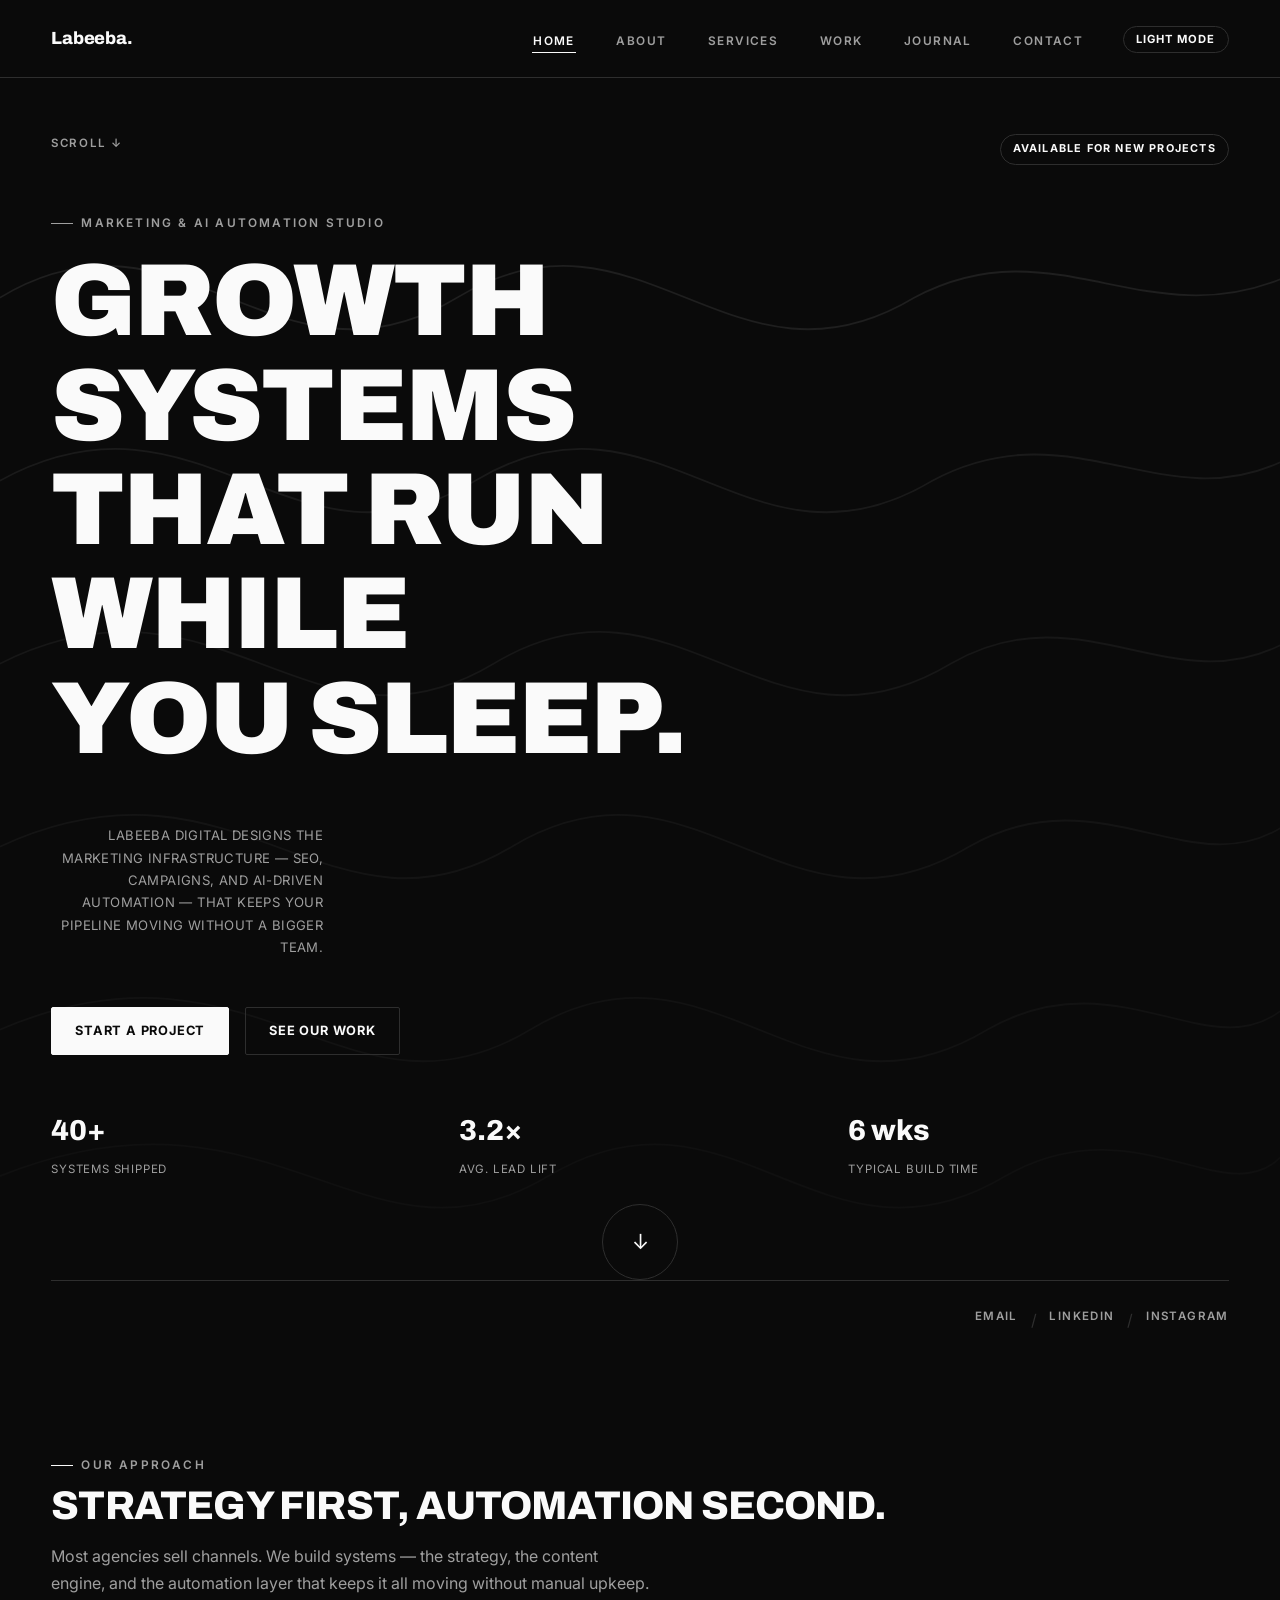
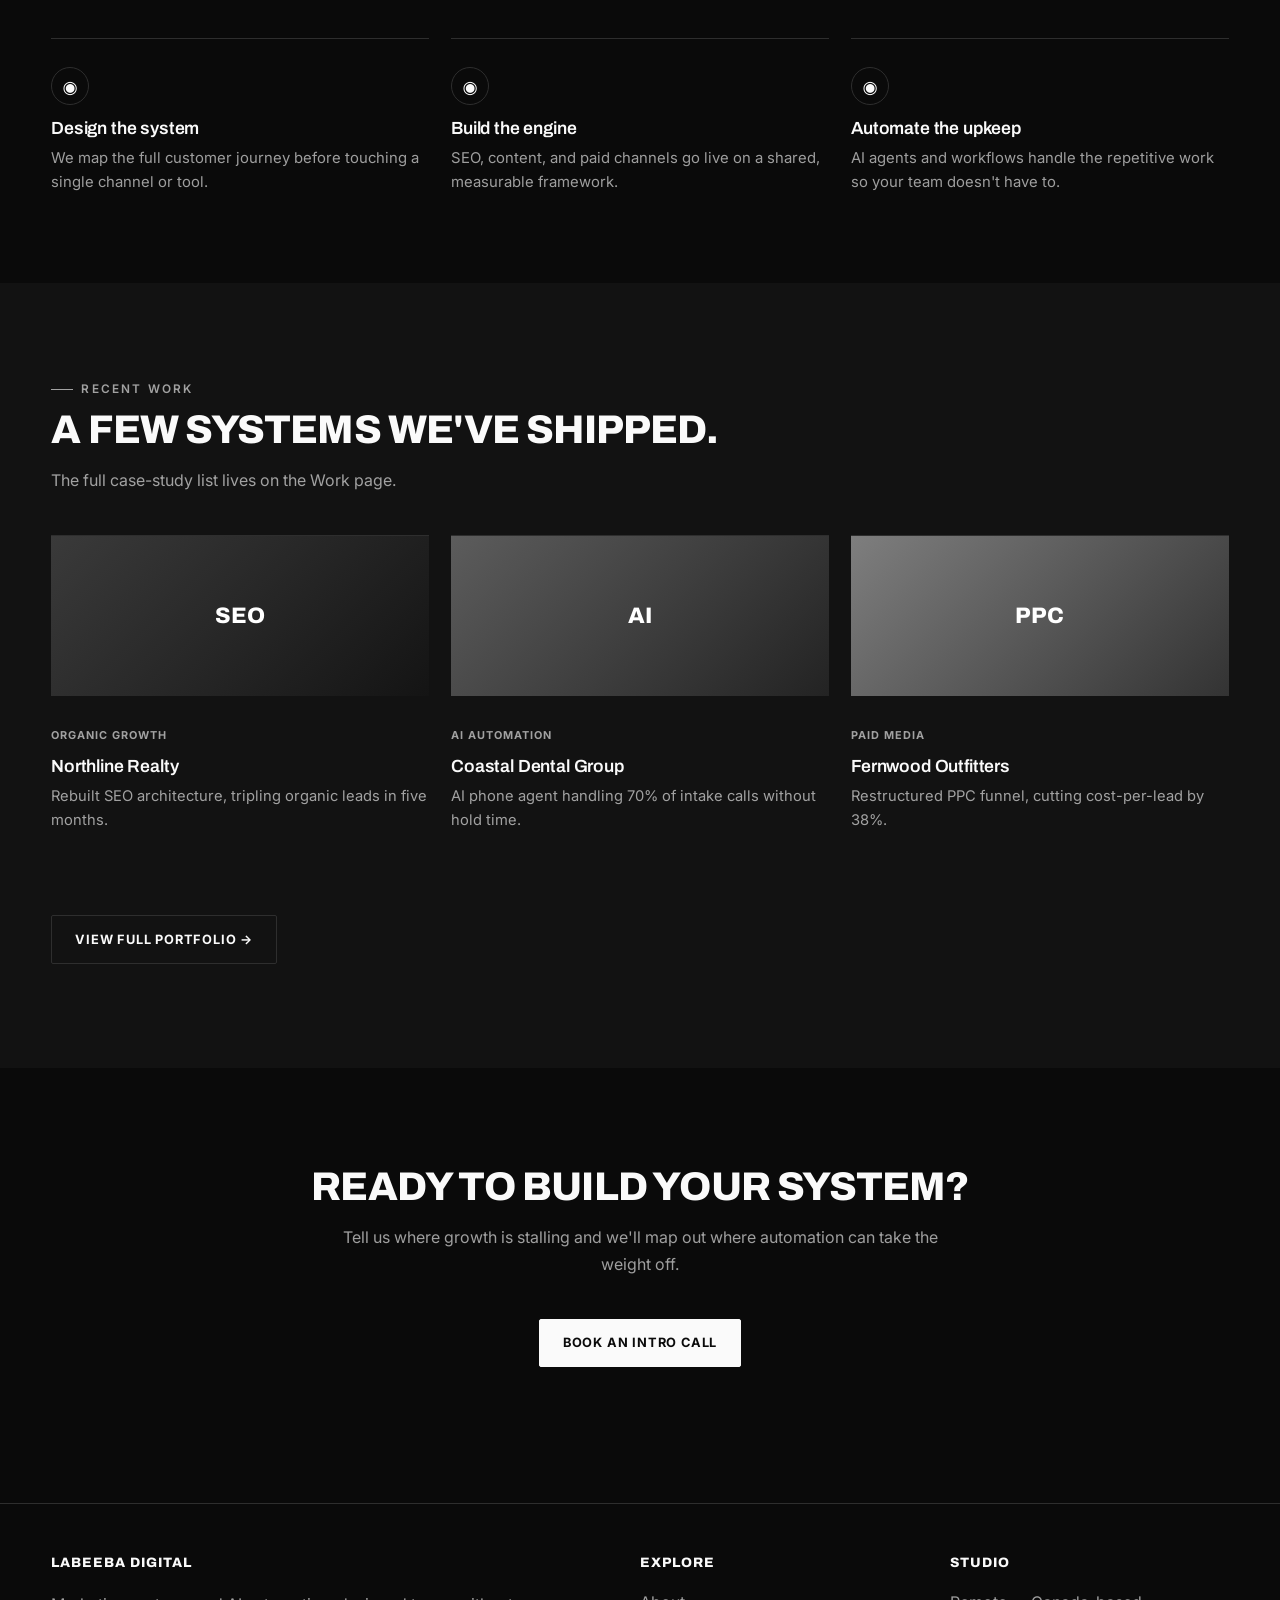
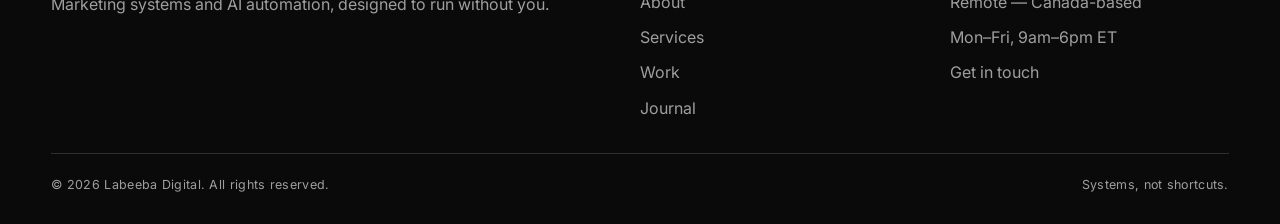
<file: index.html>
<!DOCTYPE html>
<html lang="en">
<head>
<meta charset="UTF-8">
<meta name="viewport" content="width=device-width, initial-scale=1.0">
<title>Labeeba Digital | Marketing Systems, Built to Run Themselves</title>
<meta name="description" content="Labeeba Digital designs marketing systems and AI automation for brands that want growth without the busywork.">
<link rel="stylesheet" href="css/style.css">
<style>
  .home-approach { display:grid; grid-template-columns: repeat(3,1fr); gap:1.4rem; }
  @media (max-width:860px){ .home-approach{ grid-template-columns:1fr; } }
</style>
</head>
<body>

<div id="header-placeholder"></div>

<main>

  <section class="hero" id="hero">
    <div class="hero-bg" aria-hidden="true">
      <svg viewBox="0 0 1400 700" preserveAspectRatio="none" xmlns="http://www.w3.org/2000/svg">
        <path d="M0,120 C200,60 300,180 500,120 C700,60 800,180 1000,120 C1150,80 1250,140 1400,110" fill="none" stroke="#808080" stroke-width="1" opacity="0.35"/>
        <path d="M0,220 C220,160 320,280 520,220 C720,160 820,280 1020,220 C1170,180 1270,240 1400,210" fill="none" stroke="#808080" stroke-width="1" opacity="0.28"/>
        <path d="M0,320 C240,260 340,380 540,320 C740,260 840,380 1040,320 C1180,280 1280,340 1400,310" fill="none" stroke="#808080" stroke-width="1" opacity="0.22"/>
        <path d="M0,420 C260,360 360,480 560,420 C760,360 860,480 1060,420 C1200,380 1300,440 1400,410" fill="none" stroke="#808080" stroke-width="1" opacity="0.18"/>
        <path d="M0,520 C280,460 380,580 580,520 C780,460 880,580 1080,520 C1220,480 1320,540 1400,510" fill="none" stroke="#808080" stroke-width="1" opacity="0.14"/>
        <path d="M0,600 C300,540 400,660 600,600 C800,540 900,660 1100,600 C1240,560 1340,620 1400,590" fill="none" stroke="#808080" stroke-width="1" opacity="0.10"/>
      </svg>
    </div>

    <div class="container hero-top">
      <span class="hero-scroll-label">Scroll &#8595;</span>
      <span class="hero-badge">Available for new projects</span>
    </div>

    <div class="container hero-inner">
      <div class="hero-headline">
        <span class="eyebrow" style="margin-bottom:1rem;">Marketing &amp; AI Automation Studio</span>
        <h1>Growth systems<br>that run <span class="accent">while<br>you sleep.</span></h1>
      </div>
      <div class="hero-details">
        <p class="lede">Labeeba Digital designs the marketing infrastructure &mdash; SEO, campaigns, and AI-driven automation &mdash; that keeps your pipeline moving without a bigger team.</p>
      </div>
    </div>

    <div class="container">
      <div class="hero-ctas">
        <a href="contact.html" class="btn btn-accent">Start a Project</a>
        <a href="products.html" class="btn btn-outline">See Our Work</a>
      </div>
      <div class="hero-stats">
        <div><strong>40+</strong><span>Systems shipped</span></div>
        <div><strong>3.2&times;</strong><span>Avg. lead lift</span></div>
        <div><strong>6 wks</strong><span>Typical build time</span></div>
      </div>
      <a href="#approach" class="hero-scroll-btn" aria-label="Scroll to next section">&#8595;</a>
    </div>

    <div class="container hero-bottom">
      <a href="mailto:hello@labeebadigital.com">Email</a>
      <span class="divider">/</span>
      <a href="https://linkedin.com" target="_blank" rel="noopener">LinkedIn</a>
      <span class="divider">/</span>
      <a href="https://instagram.com" target="_blank" rel="noopener">Instagram</a>
    </div>
  </section>

  <section id="approach">
    <div class="container">
      <span class="eyebrow violet">Our Approach</span>
      <h2 class="section-title">Strategy first, automation second.</h2>
      <p class="section-intro">Most agencies sell channels. We build systems &mdash; the strategy, the content engine, and the automation layer that keeps it all moving without manual upkeep.</p>
      <div class="home-approach">
        <div class="card">
          <div class="card-icon icon-violet">&#9673;</div>
          <h3>Design the system</h3>
          <p>We map the full customer journey before touching a single channel or tool.</p>
        </div>
        <div class="card">
          <div class="card-icon icon-coral">&#9673;</div>
          <h3>Build the engine</h3>
          <p>SEO, content, and paid channels go live on a shared, measurable framework.</p>
        </div>
        <div class="card">
          <div class="card-icon icon-gold">&#9673;</div>
          <h3>Automate the upkeep</h3>
          <p>AI agents and workflows handle the repetitive work so your team doesn't have to.</p>
        </div>
      </div>
    </div>
  </section>

  <section class="surface">
    <div class="container">
      <span class="eyebrow coral">Recent Work</span>
      <h2 class="section-title">A few systems we've shipped.</h2>
      <p class="section-intro">The full case-study list lives on the Work page.</p>
      <div class="grid grid-3">
        <div class="product-card">
          <div class="product-media" style="background:linear-gradient(135deg,#3A3A3A,#141414);color:#fff;">SEO</div>
          <div class="product-body">
            <span class="tag tag-violet">Organic Growth</span>
            <h3>Northline Realty</h3>
            <p>Rebuilt SEO architecture, tripling organic leads in five months.</p>
          </div>
        </div>
        <div class="product-card">
          <div class="product-media" style="background:linear-gradient(135deg,#5C5C5C,#232323);color:#fff;">AI</div>
          <div class="product-body">
            <span class="tag tag-coral">AI Automation</span>
            <h3>Coastal Dental Group</h3>
            <p>AI phone agent handling 70% of intake calls without hold time.</p>
          </div>
        </div>
        <div class="product-card">
          <div class="product-media" style="background:linear-gradient(135deg,#7E7E7E,#333333);color:#fff;">PPC</div>
          <div class="product-body">
            <span class="tag tag-gold">Paid Media</span>
            <h3>Fernwood Outfitters</h3>
            <p>Restructured PPC funnel, cutting cost-per-lead by 38%.</p>
          </div>
        </div>
      </div>
      <p style="margin-top:2.2rem;"><a href="products.html" class="btn btn-outline">View Full Portfolio &rarr;</a></p>
    </div>
  </section>

  <section style="text-align:center;">
    <div class="container">
      <h2 class="section-title">Ready to build your system?</h2>
      <p class="section-intro" style="margin-left:auto;margin-right:auto;">Tell us where growth is stalling and we'll map out where automation can take the weight off.</p>
      <a href="contact.html" class="btn btn-accent">Book an Intro Call</a>
    </div>
  </section>

</main>

<div id="footer-placeholder"></div>

<script src="js/theme.js"></script>
<script src="js/components.js"></script>
</body>
</html>
</file>
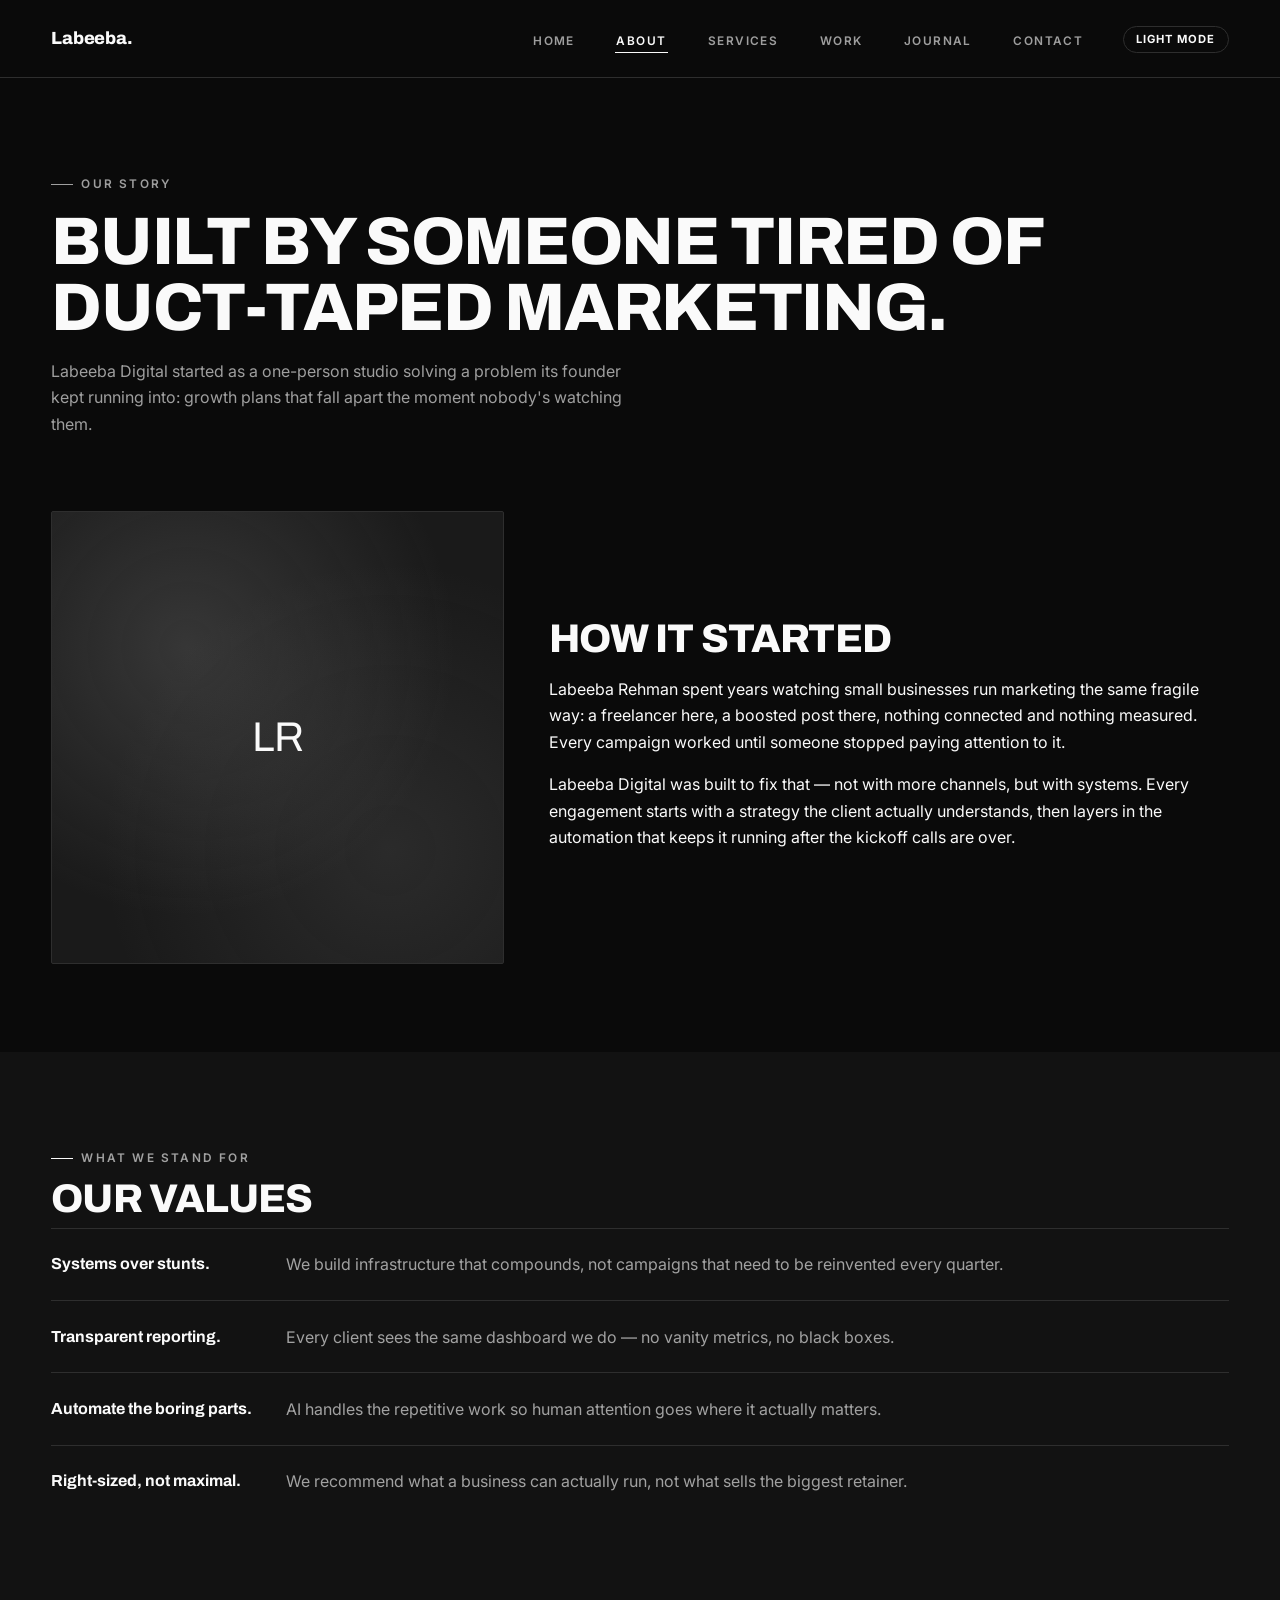
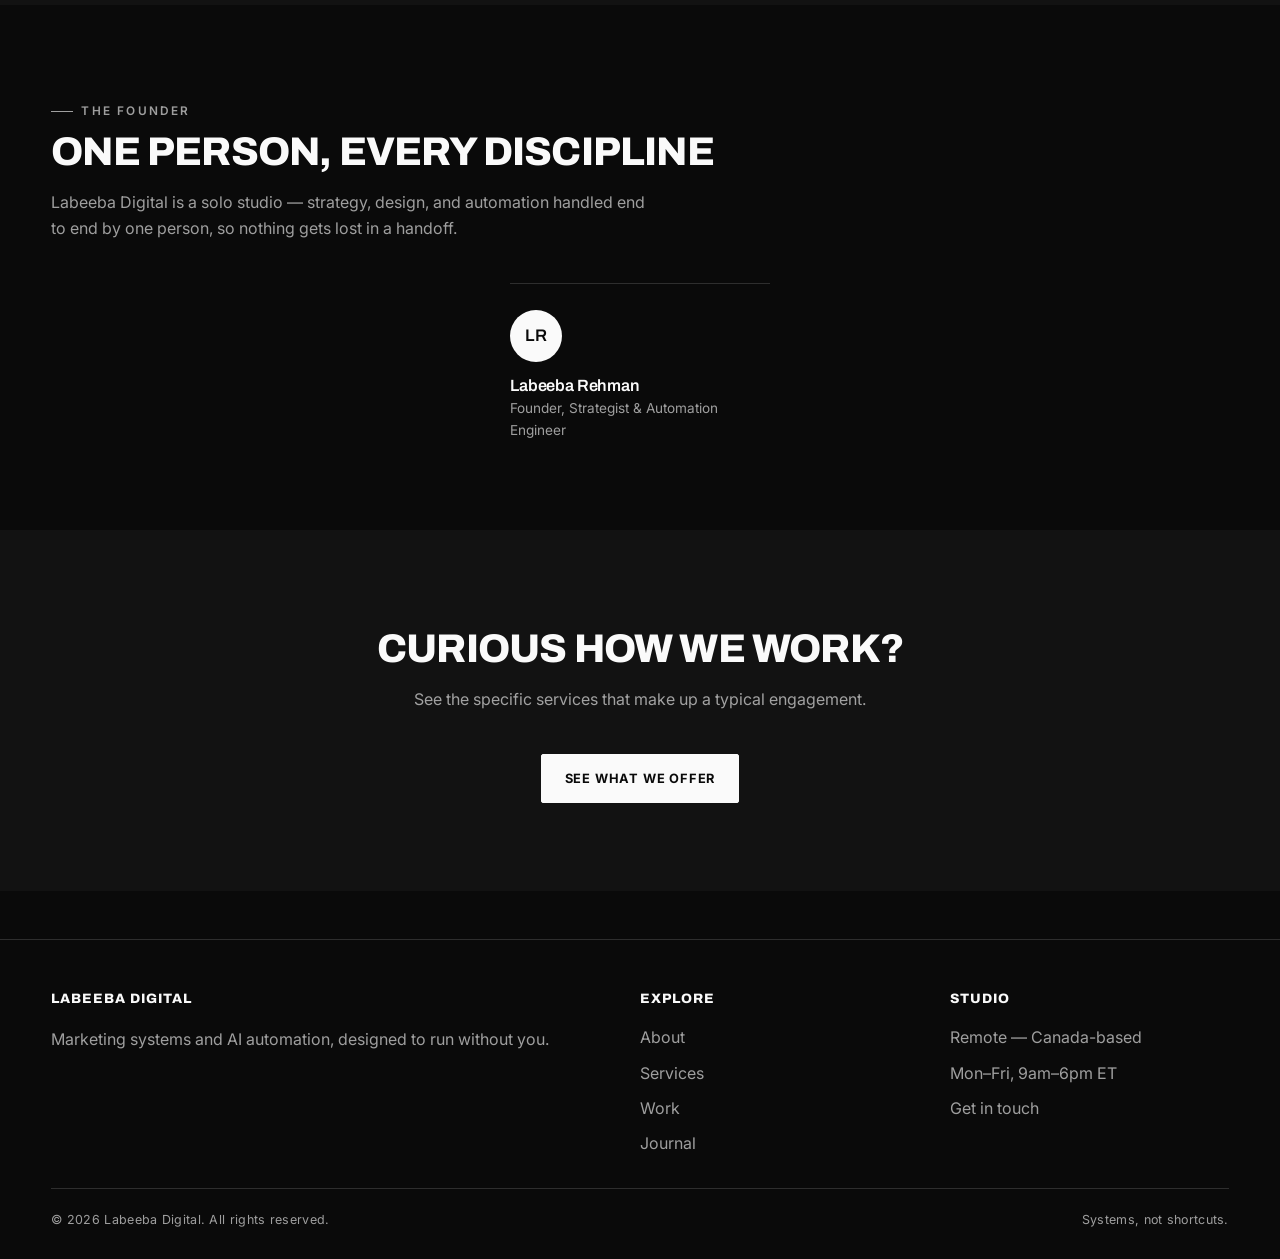
<file: about.html>
<!DOCTYPE html>
<html lang="en">
<head>
<meta charset="UTF-8">
<meta name="viewport" content="width=device-width, initial-scale=1.0">
<title>About Us | Labeeba Digital</title>
<link rel="stylesheet" href="css/style.css">
<style>
  .founder-block { display:grid; grid-template-columns: .8fr 1.2fr; gap: 2.8rem; align-items:center; }
  .founder-photo {
    aspect-ratio: 1/1;
    border-radius: var(--radius);
    background: radial-gradient(circle at 30% 30%, rgba(128,128,128,.28), transparent 60%),
                radial-gradient(circle at 75% 75%, rgba(128,128,128,.16), transparent 60%),
                var(--surface-2);
    border: 1px solid var(--line);
    display:flex; align-items:center; justify-content:center;
    font-family: var(--font-display);
    color: var(--paper);
    font-size: 2.6rem;
  }
  @media (max-width:860px){ .founder-block{ grid-template-columns: 1fr; } }
</style>
</head>
<body>

<div id="header-placeholder"></div>

<main>

  <section style="padding-bottom:2rem;">
    <div class="container">
      <span class="eyebrow">Our Story</span>
      <h1 style="margin:.9rem 0 1.1rem;font-size:clamp(2.4rem,6vw,4.2rem);line-height:.98;">Built by someone tired of duct-taped marketing.</h1>
      <p class="section-intro">Labeeba Digital started as a one-person studio solving a problem its founder kept running into: growth plans that fall apart the moment nobody's watching them.</p>
    </div>
  </section>

  <section style="padding-top:0;">
    <div class="container founder-block">
      <div class="founder-photo" aria-hidden="true">LR</div>
      <div>
        <h2 class="section-title">How it started</h2>
        <p>Labeeba Rehman spent years watching small businesses run marketing the same fragile way: a freelancer here, a boosted post there, nothing connected and nothing measured. Every campaign worked until someone stopped paying attention to it.</p>
        <p>Labeeba Digital was built to fix that &mdash; not with more channels, but with systems. Every engagement starts with a strategy the client actually understands, then layers in the automation that keeps it running after the kickoff calls are over.</p>
      </div>
    </div>
  </section>

  <section class="surface">
    <div class="container">
      <span class="eyebrow violet">What We Stand For</span>
      <h2 class="section-title">Our values</h2>
      <ul class="values-list">
        <li><strong>Systems over stunts.</strong> <span>We build infrastructure that compounds, not campaigns that need to be reinvented every quarter.</span></li>
        <li><strong>Transparent reporting.</strong> <span>Every client sees the same dashboard we do &mdash; no vanity metrics, no black boxes.</span></li>
        <li><strong>Automate the boring parts.</strong> <span>AI handles the repetitive work so human attention goes where it actually matters.</span></li>
        <li><strong>Right-sized, not maximal.</strong> <span>We recommend what a business can actually run, not what sells the biggest retainer.</span></li>
      </ul>
    </div>
  </section>

  <section>
    <div class="container">
      <span class="eyebrow coral">The Founder</span>
      <h2 class="section-title">One person, every discipline</h2>
      <p class="section-intro">Labeeba Digital is a solo studio &mdash; strategy, design, and automation handled end to end by one person, so nothing gets lost in a handoff.</p>
      <div class="team-grid" style="grid-template-columns: minmax(0,260px); justify-content:center;">
        <div class="team-card">
          <div class="team-avatar" style="background:var(--paper); color:var(--void); display:flex; align-items:center; justify-content:center; font-weight:600;">LR</div>
          <h3>Labeeba Rehman</h3>
          <p>Founder, Strategist &amp; Automation Engineer</p>
        </div>
      </div>
    </div>
  </section>

  <section class="surface" style="text-align:center;">
    <div class="container">
      <h2 class="section-title">Curious how we work?</h2>
      <p class="section-intro" style="margin-left:auto;margin-right:auto;">See the specific services that make up a typical engagement.</p>
      <a href="services.html" class="btn btn-accent">See What We Offer</a>
    </div>
  </section>

</main>

<div id="footer-placeholder"></div>

<script src="js/theme.js"></script>
<script src="js/components.js"></script>
</body>
</html>
</file>
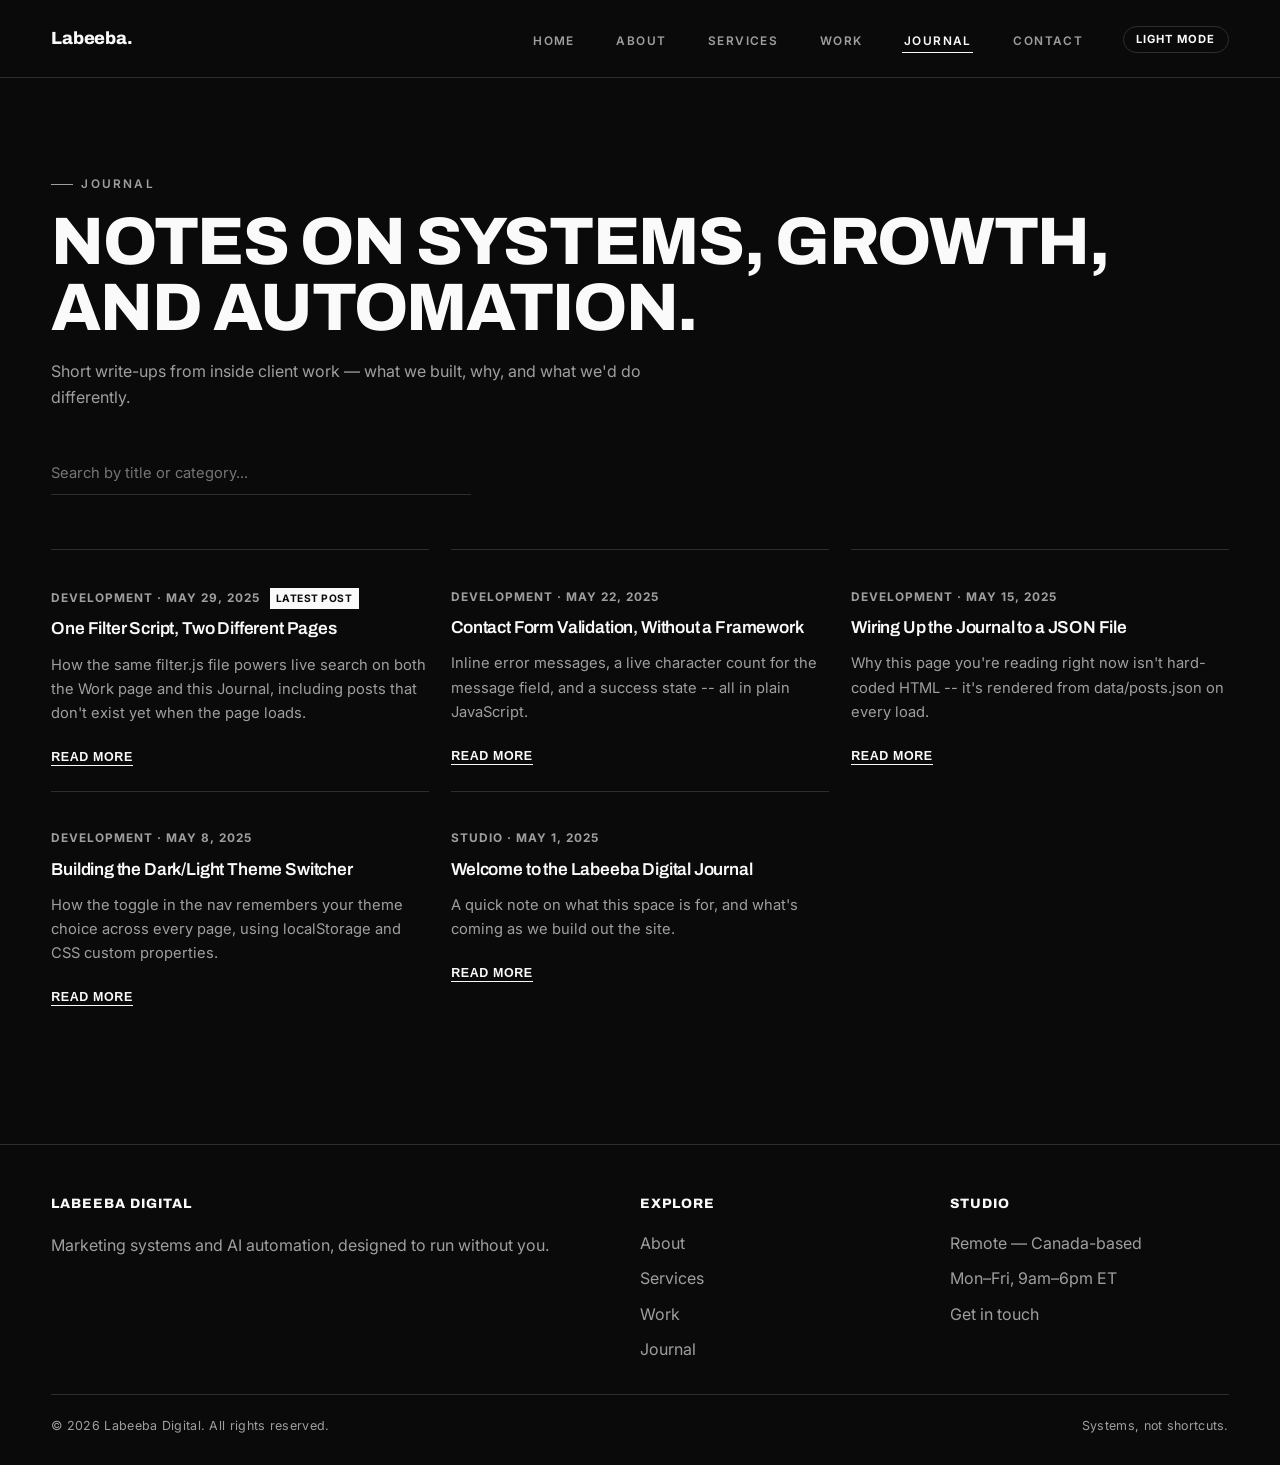
<file: blog.html>
<!DOCTYPE html>
<html lang="en">
<head>
<meta charset="UTF-8">
<meta name="viewport" content="width=device-width, initial-scale=1.0">
<title>Journal | Labeeba Digital</title>
<link rel="stylesheet" href="css/style.css">
<style>
  #blog-list { display:grid; grid-template-columns: repeat(3,1fr); gap:1.4rem; }
  @media (max-width:860px){ #blog-list{ grid-template-columns:1fr 1fr; } }
  @media (max-width:640px){ #blog-list{ grid-template-columns:1fr; } }
</style>
</head>
<body>

<div id="header-placeholder"></div>

<main>

  <section style="padding-bottom:1.2rem;">
    <div class="container">
      <span class="eyebrow">Journal</span>
      <h1 style="margin:.9rem 0 1.1rem;font-size:clamp(2.4rem,6vw,4.2rem);line-height:.98;">Notes on systems, growth, and automation.</h1>
      <p class="section-intro">Short write-ups from inside client work &mdash; what we built, why, and what we'd do differently.</p>
      <div class="filter-bar">
        <input
          type="text"
          id="filter-input"
          placeholder="Search by title or category..."
          data-card-selector=".post-card"
          data-title-selector="h3"
          data-category-selector=".post-meta"
          aria-label="Filter posts by title or category">
      </div>
    </div>
  </section>

  <section style="padding-top:0;">
    <div class="container">

      <!-- Populated by js/blog.js from data/posts.json -->
      <div id="blog-list"></div>
      <p id="no-results" class="no-results">No posts match that search. Try a different title or category.</p>

    </div>
  </section>

</main>

<div id="footer-placeholder"></div>

<script src="js/theme.js"></script>
<script src="js/components.js"></script>
<script src="js/filter.js"></script>
<script src="js/blog.js"></script>
</body>
</html>
</file>
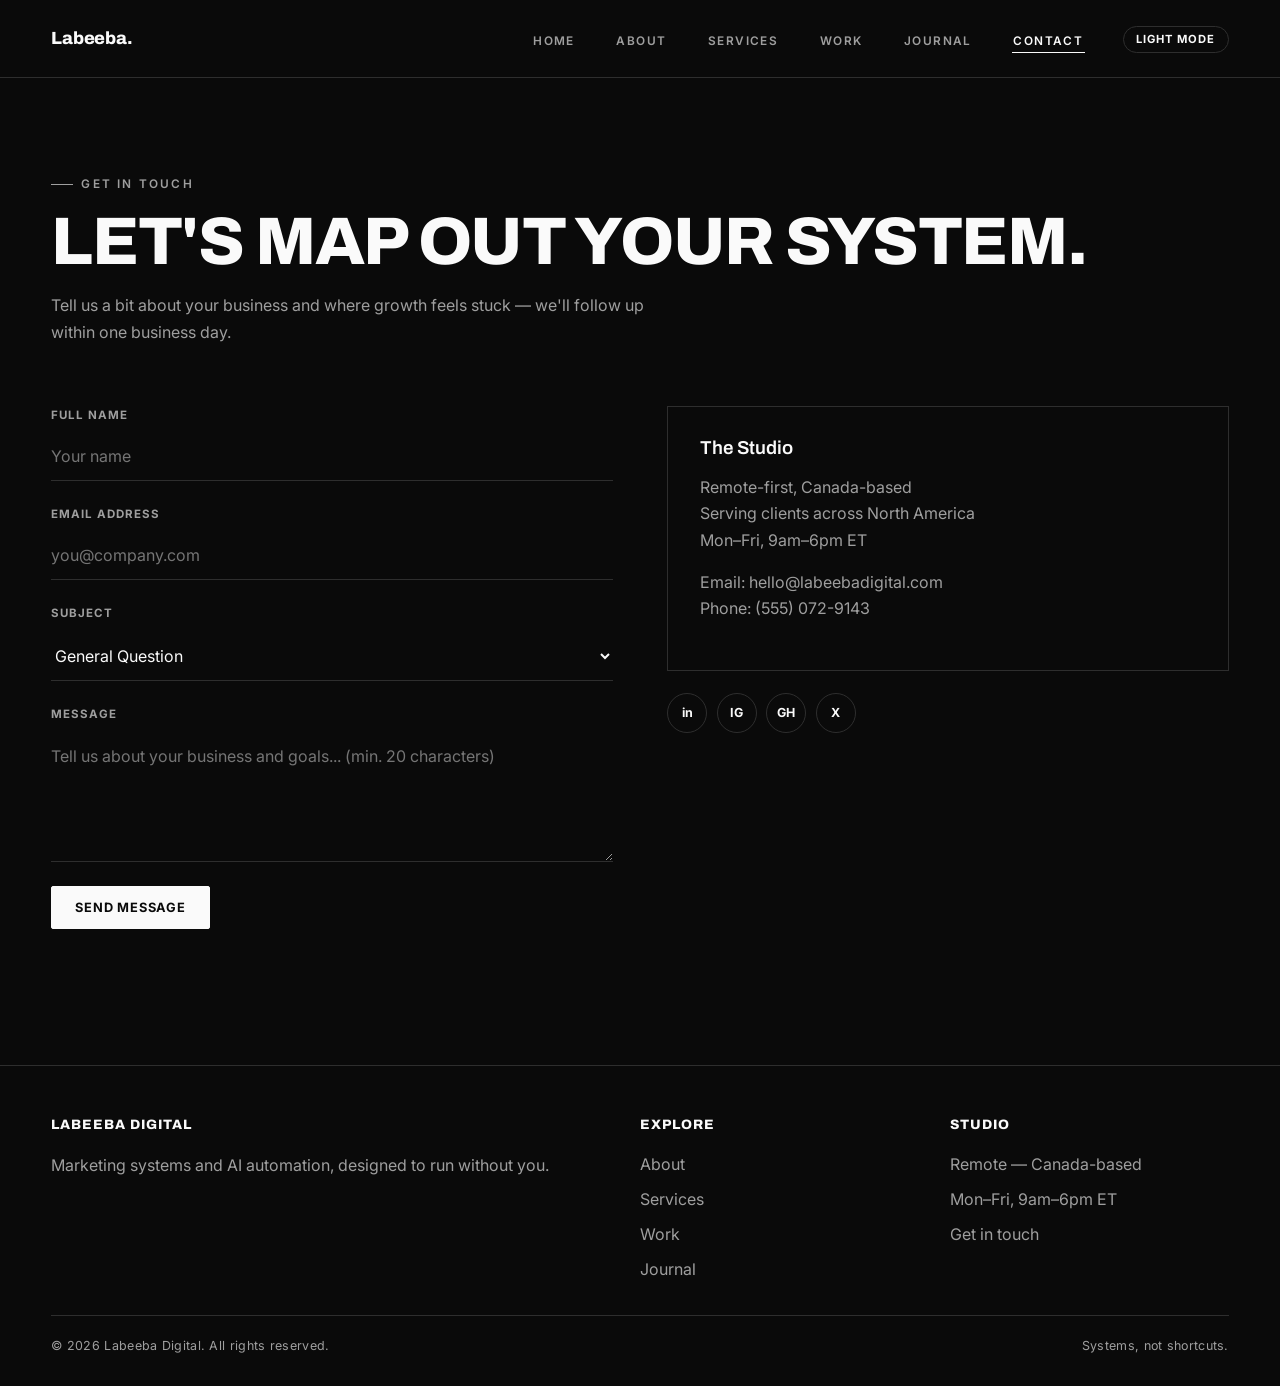
<file: contact.html>
<!DOCTYPE html>
<html lang="en">
<head>
<meta charset="UTF-8">
<meta name="viewport" content="width=device-width, initial-scale=1.0">
<title>Contact | Labeeba Digital</title>
<link rel="stylesheet" href="css/style.css">
</head>
<body>

<div id="header-placeholder"></div>

<main>

  <section style="padding-bottom:1.2rem;">
    <div class="container">
      <span class="eyebrow">Get In Touch</span>
      <h1 style="margin:.9rem 0 1.1rem;font-size:clamp(2.4rem,6vw,4.2rem);line-height:.98;">Let's map out your system.</h1>
      <p class="section-intro">Tell us a bit about your business and where growth feels stuck &mdash; we'll follow up within one business day.</p>
    </div>
  </section>

  <section style="padding-top:0;">
    <div class="container contact-wrap">

      <div class="contact-form-col">
      <!-- Contact form: name, email, subject, message (four input types) -->
      <form id="contact-form" action="#" method="post" novalidate>
        <div class="form-field">
          <label for="name">Full Name</label>
          <input type="text" id="name" name="name" placeholder="Your name">
          <span class="error-msg" id="name-error"></span>
        </div>
        <div class="form-field">
          <label for="email">Email Address</label>
          <input type="email" id="email" name="email" placeholder="you@company.com">
          <span class="error-msg" id="email-error"></span>
        </div>
        <div class="form-field">
          <label for="subject">Subject</label>
          <select id="subject" name="subject">
            <option value="general">General Question</option>
            <option value="project">New Project Inquiry</option>
            <option value="automation">Automation Consult</option>
            <option value="partnership">Partnership</option>
          </select>
        </div>
        <div class="form-field">
          <label for="message">Message</label>
          <textarea id="message" name="message" placeholder="Tell us about your business and goals... (min. 20 characters)"></textarea>
          <span class="error-msg" id="message-error"></span>
        </div>
        <button type="submit" class="btn btn-accent">Send Message</button>
      </form>

      <div id="form-success" class="form-success" hidden>
        <h3>Message sent.</h3>
        <p>Thanks for reaching out &mdash; we'll get back to you within one business day.</p>
      </div>
      </div>

      <div>
        <div class="info-card">
          <h3>The Studio</h3>
          <p>Remote-first, Canada-based<br>Serving clients across North America<br>Mon&ndash;Fri, 9am&ndash;6pm ET</p>
          <p>Email: hello@labeebadigital.com<br>Phone: (555) 072-9143</p>
        </div>
        <div class="social-row" aria-label="Social media links">
          <a href="https://linkedin.com" aria-label="LinkedIn" target="_blank" rel="noopener">in</a>
          <a href="https://instagram.com" aria-label="Instagram" target="_blank" rel="noopener">IG</a>
          <a href="https://github.com" aria-label="GitHub" target="_blank" rel="noopener">GH</a>
          <a href="https://x.com" aria-label="X" target="_blank" rel="noopener">X</a>
        </div>
      </div>

    </div>
  </section>

</main>

<div id="footer-placeholder"></div>

<script src="js/theme.js"></script>
<script src="js/components.js"></script>
<script src="js/validate.js"></script>
</body>
</html>
</file>
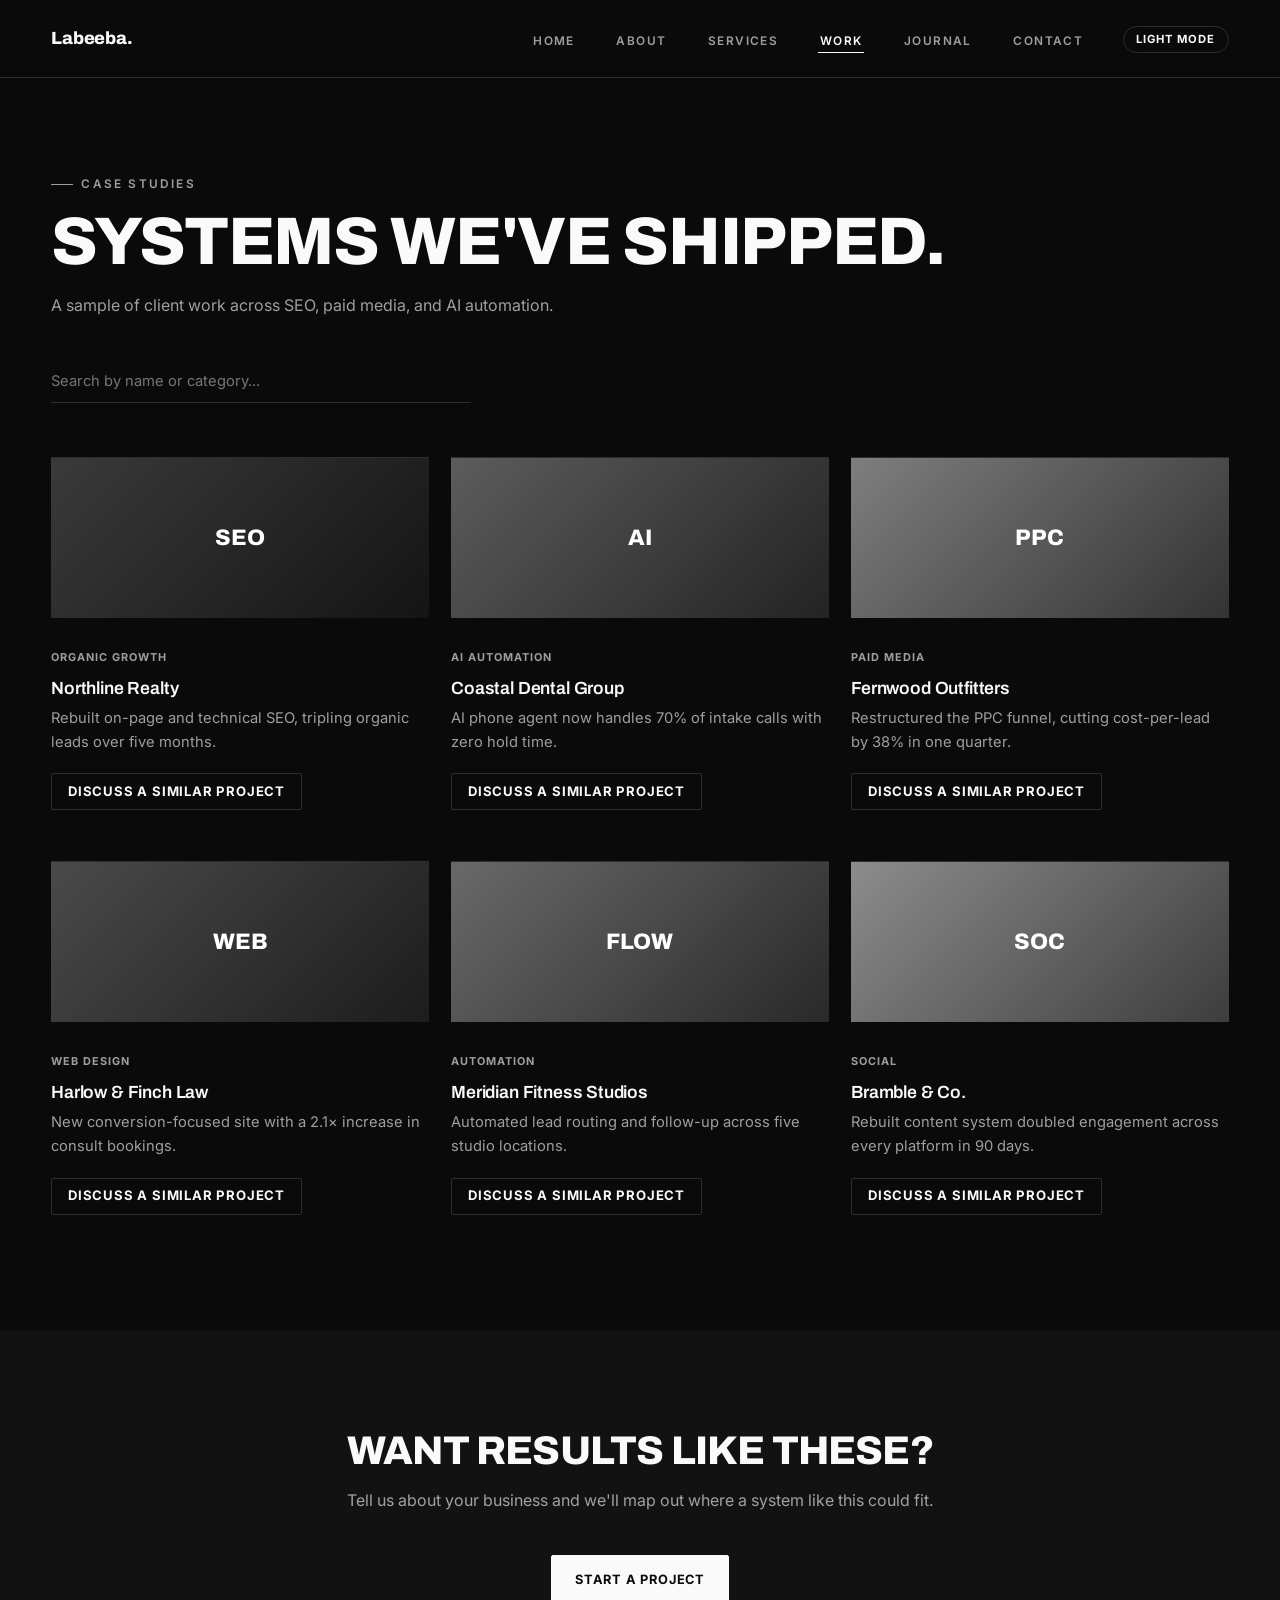
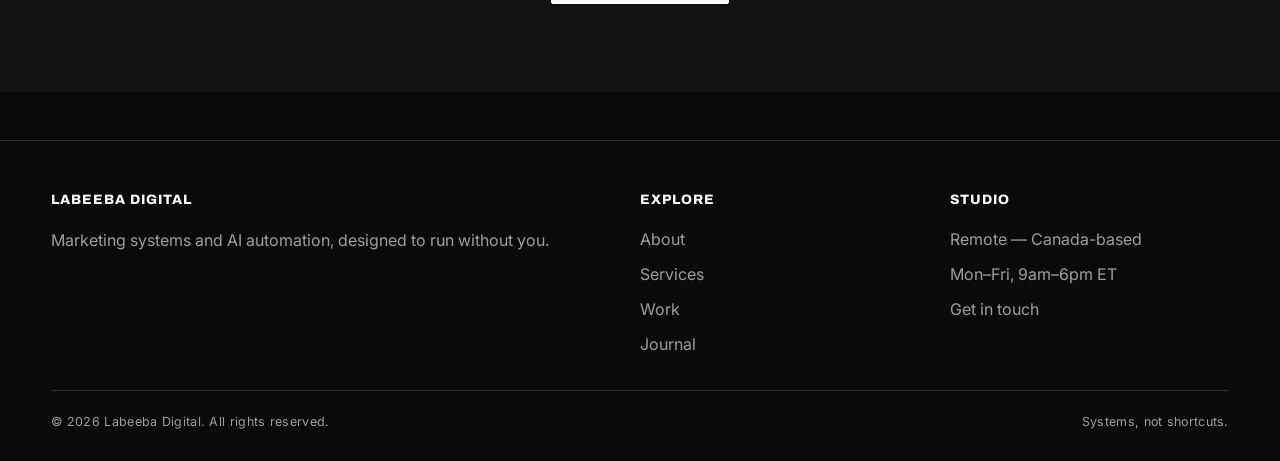
<file: products.html>
<!DOCTYPE html>
<html lang="en">
<head>
<meta charset="UTF-8">
<meta name="viewport" content="width=device-width, initial-scale=1.0">
<title>Our Work | Labeeba Digital</title>
<link rel="stylesheet" href="css/style.css">
</head>
<body>

<div id="header-placeholder"></div>

<main>

  <section style="padding-bottom:1.2rem;">
    <div class="container">
      <span class="eyebrow">Case Studies</span>
      <h1 style="margin:.9rem 0 1.1rem;font-size:clamp(2.4rem,6vw,4.2rem);line-height:.98;">Systems we've shipped.</h1>
      <p class="section-intro">A sample of client work across SEO, paid media, and AI automation.</p>
      <div class="filter-bar">
        <input
          type="text"
          id="filter-input"
          placeholder="Search by name or category..."
          data-card-selector=".product-card"
          data-title-selector=".product-body h3"
          data-category-selector=".tag"
          aria-label="Filter work by name or category">
      </div>
    </div>
  </section>

  <section style="padding-top:0;">
    <div class="container">
      <div class="grid grid-3">

        <div class="product-card">
          <div class="product-media" style="background:linear-gradient(135deg,#3A3A3A,#141414);color:#fff;">SEO</div>
          <div class="product-body">
            <span class="tag tag-violet">Organic Growth</span>
            <h3>Northline Realty</h3>
            <p>Rebuilt on-page and technical SEO, tripling organic leads over five months.</p>
            <a href="contact.html" class="btn btn-outline" style="padding:.5em 1.2em;font-size:.82rem;">Discuss a Similar Project</a>
          </div>
        </div>

        <div class="product-card">
          <div class="product-media" style="background:linear-gradient(135deg,#5C5C5C,#232323);color:#fff;">AI</div>
          <div class="product-body">
            <span class="tag tag-coral">AI Automation</span>
            <h3>Coastal Dental Group</h3>
            <p>AI phone agent now handles 70% of intake calls with zero hold time.</p>
            <a href="contact.html" class="btn btn-outline" style="padding:.5em 1.2em;font-size:.82rem;">Discuss a Similar Project</a>
          </div>
        </div>

        <div class="product-card">
          <div class="product-media" style="background:linear-gradient(135deg,#7E7E7E,#333333);color:#fff;">PPC</div>
          <div class="product-body">
            <span class="tag tag-gold">Paid Media</span>
            <h3>Fernwood Outfitters</h3>
            <p>Restructured the PPC funnel, cutting cost-per-lead by 38% in one quarter.</p>
            <a href="contact.html" class="btn btn-outline" style="padding:.5em 1.2em;font-size:.82rem;">Discuss a Similar Project</a>
          </div>
        </div>

        <div class="product-card">
          <div class="product-media" style="background:linear-gradient(135deg,#4A4A4A,#1C1C1C);color:#fff;">WEB</div>
          <div class="product-body">
            <span class="tag tag-violet">Web Design</span>
            <h3>Harlow &amp; Finch Law</h3>
            <p>New conversion-focused site with a 2.1&times; increase in consult bookings.</p>
            <a href="contact.html" class="btn btn-outline" style="padding:.5em 1.2em;font-size:.82rem;">Discuss a Similar Project</a>
          </div>
        </div>

        <div class="product-card">
          <div class="product-media" style="background:linear-gradient(135deg,#696969,#292929);color:#fff;">FLOW</div>
          <div class="product-body">
            <span class="tag tag-coral">Automation</span>
            <h3>Meridian Fitness Studios</h3>
            <p>Automated lead routing and follow-up across five studio locations.</p>
            <a href="contact.html" class="btn btn-outline" style="padding:.5em 1.2em;font-size:.82rem;">Discuss a Similar Project</a>
          </div>
        </div>

        <div class="product-card">
          <div class="product-media" style="background:linear-gradient(135deg,#8C8C8C,#3D3D3D);color:#fff;">SOC</div>
          <div class="product-body">
            <span class="tag tag-gold">Social</span>
            <h3>Bramble &amp; Co.</h3>
            <p>Rebuilt content system doubled engagement across every platform in 90 days.</p>
            <a href="contact.html" class="btn btn-outline" style="padding:.5em 1.2em;font-size:.82rem;">Discuss a Similar Project</a>
          </div>
        </div>

      </div>
      <p id="no-results" class="no-results">No work matches that search. Try a different name or category.</p>
    </div>
  </section>

  <section class="surface" style="text-align:center;">
    <div class="container">
      <h2 class="section-title">Want results like these?</h2>
      <p class="section-intro" style="margin-left:auto;margin-right:auto;">Tell us about your business and we'll map out where a system like this could fit.</p>
      <a href="contact.html" class="btn btn-accent">Start a Project</a>
    </div>
  </section>

</main>

<div id="footer-placeholder"></div>

<script src="js/theme.js"></script>
<script src="js/components.js"></script>
<script src="js/filter.js"></script>
</body>
</html>
</file>
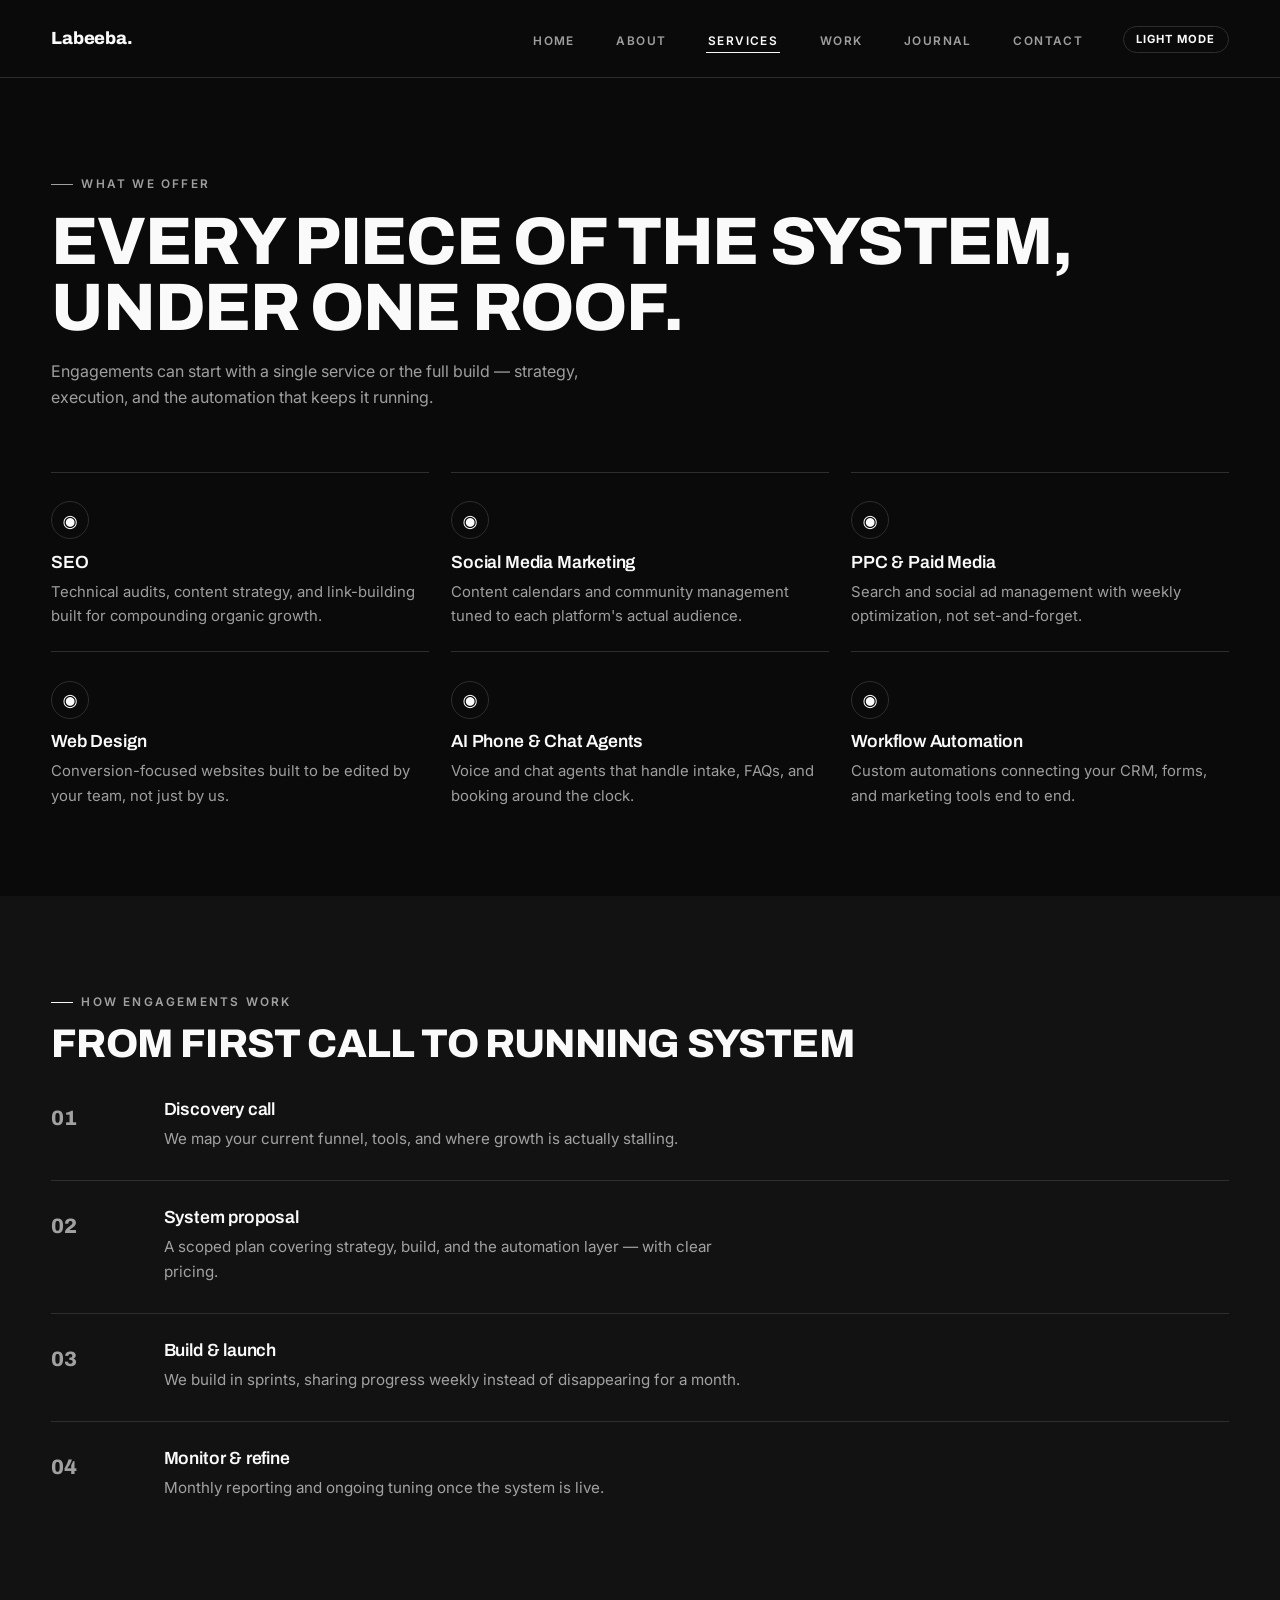
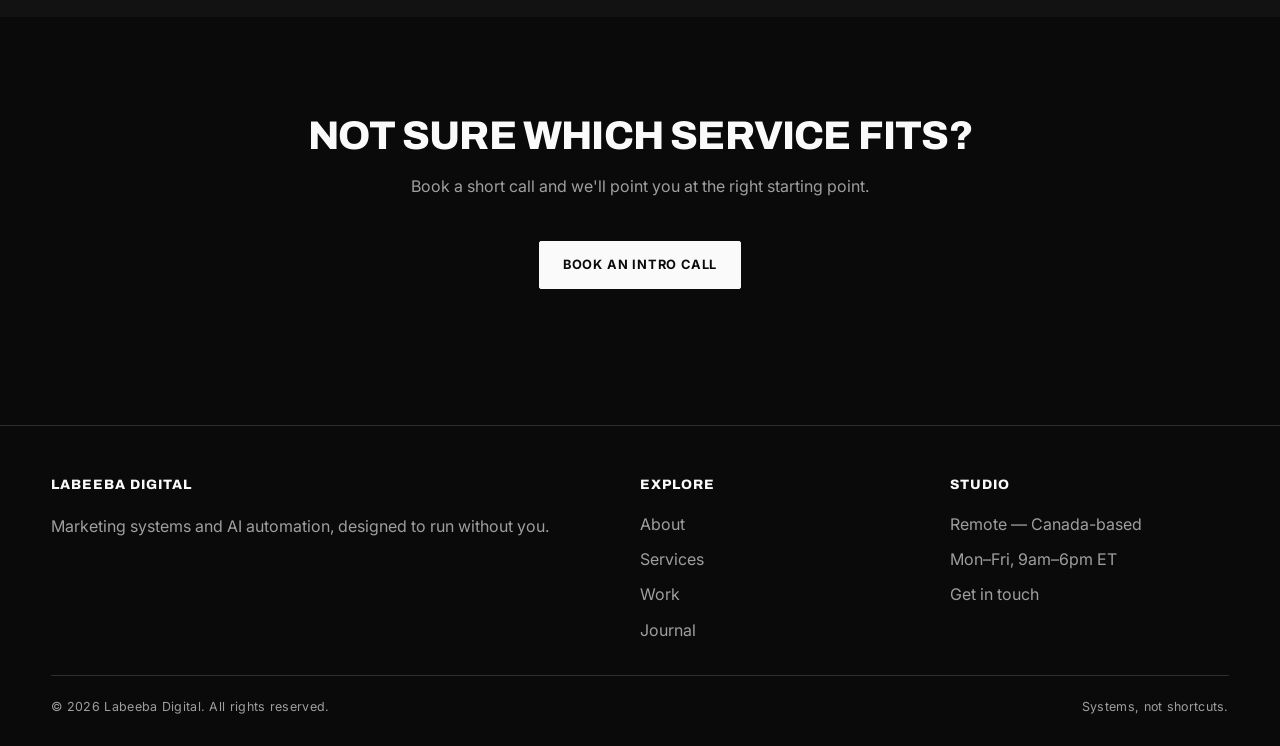
<file: services.html>
<!DOCTYPE html>
<html lang="en">
<head>
<meta charset="UTF-8">
<meta name="viewport" content="width=device-width, initial-scale=1.0">
<title>Services | Labeeba Digital</title>
<link rel="stylesheet" href="css/style.css">
</head>
<body>

<div id="header-placeholder"></div>

<main>

  <section style="padding-bottom:1.2rem;">
    <div class="container">
      <span class="eyebrow">What We Offer</span>
      <h1 style="margin:.9rem 0 1.1rem;font-size:clamp(2.4rem,6vw,4.2rem);line-height:.98;">Every piece of the system, under one roof.</h1>
      <p class="section-intro">Engagements can start with a single service or the full build &mdash; strategy, execution, and the automation that keeps it running.</p>
    </div>
  </section>

  <section style="padding-top:0;">
    <div class="container">
      <div class="grid grid-3">
        <div class="card">
          <div class="card-icon icon-violet">&#9673;</div>
          <h3>SEO</h3>
          <p>Technical audits, content strategy, and link-building built for compounding organic growth.</p>
        </div>
        <div class="card">
          <div class="card-icon icon-coral">&#9673;</div>
          <h3>Social Media Marketing</h3>
          <p>Content calendars and community management tuned to each platform's actual audience.</p>
        </div>
        <div class="card">
          <div class="card-icon icon-gold">&#9673;</div>
          <h3>PPC &amp; Paid Media</h3>
          <p>Search and social ad management with weekly optimization, not set-and-forget.</p>
        </div>
        <div class="card">
          <div class="card-icon icon-violet">&#9673;</div>
          <h3>Web Design</h3>
          <p>Conversion-focused websites built to be edited by your team, not just by us.</p>
        </div>
        <div class="card">
          <div class="card-icon icon-coral">&#9673;</div>
          <h3>AI Phone &amp; Chat Agents</h3>
          <p>Voice and chat agents that handle intake, FAQs, and booking around the clock.</p>
        </div>
        <div class="card">
          <div class="card-icon icon-gold">&#9673;</div>
          <h3>Workflow Automation</h3>
          <p>Custom automations connecting your CRM, forms, and marketing tools end to end.</p>
        </div>
      </div>
    </div>
  </section>

  <section class="surface">
    <div class="container">
      <span class="eyebrow violet">How Engagements Work</span>
      <h2 class="section-title">From first call to running system</h2>
      <div class="service-row">
        <span class="idx">01</span>
        <div><h3>Discovery call</h3><p>We map your current funnel, tools, and where growth is actually stalling.</p></div>
      </div>
      <div class="service-row">
        <span class="idx">02</span>
        <div><h3>System proposal</h3><p>A scoped plan covering strategy, build, and the automation layer &mdash; with clear pricing.</p></div>
      </div>
      <div class="service-row">
        <span class="idx">03</span>
        <div><h3>Build &amp; launch</h3><p>We build in sprints, sharing progress weekly instead of disappearing for a month.</p></div>
      </div>
      <div class="service-row">
        <span class="idx">04</span>
        <div><h3>Monitor &amp; refine</h3><p>Monthly reporting and ongoing tuning once the system is live.</p></div>
      </div>
    </div>
  </section>

  <section style="text-align:center;">
    <div class="container">
      <h2 class="section-title">Not sure which service fits?</h2>
      <p class="section-intro" style="margin-left:auto;margin-right:auto;">Book a short call and we'll point you at the right starting point.</p>
      <a href="contact.html" class="btn btn-accent">Book an Intro Call</a>
    </div>
  </section>

</main>

<div id="footer-placeholder"></div>

<script src="js/theme.js"></script>
<script src="js/components.js"></script>
</body>
</html>
</file>
<file: css/style.css>
/* =========================================================
   Labeeba Digital — main stylesheet
   Design language: editorial black & white — oversized display
   type, hairline dividers, no boxed cards or drop shadows.
   All accent tokens below (--violet/--coral/--gold) are kept as
   named variables for structural continuity with the rest of the
   file, but are mapped to a strict grayscale palette — no hue
   anywhere on the site, only black, white, and shades of gray.
   ========================================================= */

@import url('https://fonts.googleapis.com/css2?family=Archivo:wght@500;600;700;800;900&family=Inter:wght@400;500;600;700&display=swap');

:root {
  --void:      #0A0A0A;
  --surface:   #121212;
  --surface-2: #1A1A1A;
  --line:      #2E2E2E;
  --paper:     #FAFAFA;
  --paper-dim: rgba(250,250,250,.62);
  --violet:    var(--paper);
  --coral:     var(--paper);
  --gold:      var(--paper);

  --font-display: 'Archivo', 'Helvetica Neue', Arial, sans-serif;
  --font-body: 'Inter', system-ui, sans-serif;

  --radius: 2px;
}

/* Light theme override — applied when the toggle sets data-theme="light" on <body>.
   Dark values above in :root act as the default theme. Because the accent
   tokens are defined as var(--paper), they flip automatically with the
   theme: white accents on dark, black accents on light. */
body[data-theme="light"] {
  --void:      #FFFFFF;
  --surface:   #F6F6F6;
  --surface-2: #FFFFFF;
  --line:      #E2E2E2;
  --paper:     #0A0A0A;
  --paper-dim: rgba(10,10,10,.62);
}
body[data-theme="light"] .card,
body[data-theme="light"] .product-card,
body[data-theme="light"] .post-card,
body[data-theme="light"] .values-list li,
body[data-theme="light"] .bio-list li,
body[data-theme="light"] .team-card,
body[data-theme="light"] .info-card,
body[data-theme="light"] .form-field input,
body[data-theme="light"] .form-field select,
body[data-theme="light"] .form-field textarea {
  box-shadow: 0 1px 3px rgba(10,10,10,.05);
}

* { box-sizing: border-box; }
html { scroll-behavior: smooth; }
body { transition: background-color .2s ease, color .2s ease; }

body {
  margin: 0;
  font-family: var(--font-body);
  background: var(--void);
  color: var(--paper);
  line-height: 1.65;
}

img { max-width: 100%; display: block; }
a { color: inherit; text-decoration: none; }

h1, h2, h3 {
  font-family: var(--font-display);
  font-weight: 800;
  line-height: 1.02;
  letter-spacing: -.02em;
  text-transform: uppercase;
}

.card h3, .product-body h3, .team-card h3, .post-card h3,
.info-card h3, .form-success h3, .service-row h3 {
  text-transform: none;
  font-weight: 600;
  letter-spacing: -.01em;
}

.container { width: min(1180px, 92%); margin: 0 auto; }

/* hairline eyebrow marker: a short rule instead of a soft dot */
.eyebrow {
  display: inline-flex;
  align-items: center;
  gap: .7em;
  font-size: .74rem;
  letter-spacing: 2.2px;
  text-transform: uppercase;
  color: var(--paper-dim);
  font-weight: 600;
  font-family: var(--font-body);
}
.eyebrow::before {
  content: "";
  width: 22px; height: 1px;
  background: var(--paper-dim);
}
.eyebrow.violet::before { background: var(--paper); }
.eyebrow.gold::before { width: 10px; }

/* ---------- Nav ---------- */
.site-header {
  background: var(--void);
  border-bottom: 1px solid var(--line);
  position: sticky;
  top: 0;
  z-index: 50;
}
.nav {
  display: flex;
  align-items: center;
  justify-content: space-between;
  padding: 1.5rem 0;
}
.brand {
  font-family: var(--font-display);
  font-weight: 800;
  font-size: 1.1rem;
  letter-spacing: -.01em;
  color: var(--paper);
}
.brand span { color: var(--paper); }

.nav-links { list-style: none; display: flex; align-items: center; gap: 2.4rem; margin: 0; padding: 0; }
.nav-links a {
  color: var(--paper-dim);
  font-weight: 600;
  font-size: .74rem;
  letter-spacing: 1.4px;
  text-transform: uppercase;
  padding: .3rem .1rem;
  border-bottom: 1px solid transparent;
  transition: color .15s ease, border-color .15s ease;
}
.nav-links a:hover, .nav-links a[aria-current="page"] { color: var(--paper); border-color: var(--paper); }

.nav-toggle-input { display: none; }
.nav-toggle { display: none; }

/* Theme switcher button (Phase 2, Part 1) — styled like a floating status chip */
.theme-toggle-btn {
  font-family: var(--font-body);
  font-size: .7rem;
  font-weight: 700;
  letter-spacing: 1px;
  text-transform: uppercase;
  color: var(--paper);
  background: transparent;
  border: 1px solid var(--line);
  border-radius: 999px;
  padding: .5em 1.1em;
  cursor: pointer;
  transition: border-color .15s ease;
}
.theme-toggle-btn:hover { border-color: var(--paper); }
.theme-toggle-btn:focus-visible { outline: 1px solid var(--paper); outline-offset: 2px; }

/* ---------- Buttons ---------- */
.btn {
  display: inline-flex;
  align-items: center;
  gap: .6em;
  font-family: var(--font-body);
  font-weight: 700;
  font-size: .8rem;
  letter-spacing: .8px;
  text-transform: uppercase;
  padding: 1em 1.8em;
  border-radius: var(--radius);
  border: 1px solid var(--paper);
  cursor: pointer;
  transition: transform .15s ease, background .15s ease, color .15s ease;
}
.btn-primary { background: var(--paper); color: var(--void); }
.btn-primary:hover { background: transparent; color: var(--paper); }
.btn-outline { background: transparent; color: var(--paper); border-color: var(--line); }
.btn-outline:hover { border-color: var(--paper); }
.btn-accent { background: var(--paper); color: var(--void); }
.btn-accent:hover { background: transparent; color: var(--paper); }

/* ---------- Hero ---------- */
.hero {
  position: relative;
  padding: 3.5rem 0 0;
  overflow: hidden;
  min-height: 88vh;
  display: flex;
  flex-direction: column;
  justify-content: space-between;
}
.hero-bg {
  position: absolute;
  inset: 0;
  z-index: 0;
  opacity: .5;
  pointer-events: none;
}
.hero-bg svg { width: 100%; height: 100%; }
.hero-top {
  position: relative;
  z-index: 1;
  display: flex;
  justify-content: space-between;
  align-items: flex-start;
}
.hero-scroll-label {
  font-size: .72rem;
  letter-spacing: 1.6px;
  text-transform: uppercase;
  color: var(--paper-dim);
  font-weight: 600;
}
.hero-badge {
  font-size: .68rem;
  letter-spacing: 1.2px;
  text-transform: uppercase;
  font-weight: 700;
  color: var(--paper);
  border: 1px solid var(--line);
  border-radius: 999px;
  padding: .5em 1.1em;
}
.hero-inner {
  position: relative;
  z-index: 1;
  padding: 2.5rem 0 0;
  display: flex;
  align-items: flex-end;
  justify-content: space-between;
  gap: 2.5rem;
  flex-wrap: wrap;
}
.hero-headline { max-width: 900px; }
.hero h1 {
  font-size: clamp(3rem, 9vw, 6.4rem);
  margin: 0;
  color: var(--paper);
  font-weight: 900;
}
.hero h1 .accent { color: var(--paper); }
.hero-details {
  position: relative;
  z-index: 1;
  flex-shrink: 0;
}
.hero p.lede {
  font-size: .82rem;
  letter-spacing: .4px;
  text-transform: uppercase;
  max-width: 34ch;
  color: var(--paper-dim);
  text-align: right;
  line-height: 1.7;
}
.hero-scroll-btn {
  width: 76px; height: 76px;
  border: 1px solid var(--line);
  border-radius: 50%;
  display: flex; align-items: center; justify-content: center;
  color: var(--paper);
  font-size: 1.3rem;
  margin: 1.5rem auto 0;
  position: relative;
  z-index: 1;
  transition: border-color .15s ease, transform .15s ease;
}
.hero-scroll-btn:hover { border-color: var(--paper); transform: translateY(4px); }

.hero-bottom {
  position: relative;
  z-index: 1;
  border-top: 1px solid var(--line);
  padding: 1.6rem 0;
  display: flex;
  justify-content: flex-end;
}
.hero-bottom a {
  font-size: .72rem;
  letter-spacing: 1.4px;
  text-transform: uppercase;
  font-weight: 600;
  color: var(--paper-dim);
}
.hero-bottom a:hover { color: var(--paper); }
.hero-bottom .divider { margin: 0 .8em; color: var(--line); }

.hero-ctas { display: flex; gap: 1rem; margin-top: 2.2rem; flex-wrap: wrap; position: relative; z-index: 1; }

.hero-stats {
  display: grid;
  grid-template-columns: repeat(3, auto);
  gap: 2.6rem;
  margin-top: 3.2rem;
  position: relative;
  z-index: 1;
}
.hero-stats div strong { display: block; font-family: var(--font-display); font-weight: 800; font-size: 1.8rem; color: var(--paper); }
.hero-stats div span { font-size: .72rem; color: var(--paper-dim); text-transform: uppercase; letter-spacing: .8px; }

/* ---------- Sections ---------- */
section { padding: 5.5rem 0; }
.section-title { font-size: clamp(1.9rem, 3.4vw, 2.5rem); margin: .7rem 0 .5rem; color: var(--paper); }
.section-intro { color: var(--paper-dim); max-width: 60ch; margin-bottom: 2.6rem; }

.surface { background: var(--surface); }

/* ---------- Grid / cards ---------- */
.grid { display: grid; gap: 1.4rem; }
.grid-3 { grid-template-columns: repeat(3, 1fr); }
.grid-2 { grid-template-columns: repeat(2, 1fr); }

.card {
  background: transparent;
  border: none;
  border-top: 1px solid var(--line);
  border-radius: 0;
  padding: 1.8rem 0 0;
  transition: border-color .15s ease, transform .15s ease;
}
.card:hover { border-color: var(--paper); }
.card h3 { font-size: 1.1rem; margin: .9rem 0 .5rem; color: var(--paper); }
.card p { color: var(--paper-dim); margin: 0; font-size: .93rem; }

.card-icon {
  width: 38px; height: 38px;
  border-radius: 50%;
  display: flex; align-items: center; justify-content: center;
  font-size: 1.1rem;
  border: 1px solid var(--line);
}
.icon-violet { background: transparent; color: var(--violet); }
.icon-coral { background: transparent; color: var(--coral); }
.icon-gold { background: transparent; color: var(--gold); }

/* Service line-items */
.service-row {
  display: grid;
  grid-template-columns: 90px 1fr;
  gap: 1.4rem;
  padding: 1.8rem 0;
  border-bottom: 1px solid var(--line);
  align-items: start;
}
.service-row:last-child { border-bottom: none; }
.service-row .idx { font-family: var(--font-display); font-weight: 800; font-size: 1.3rem; color: var(--paper-dim); }
.service-row h3 { margin: 0 0 .4rem; font-size: 1.1rem; color: var(--paper); }
.service-row p { margin: 0; color: var(--paper-dim); font-size: .95rem; max-width: 60ch; }

/* Product / case-study cards */
.product-card {
  background: transparent;
  border: none;
  border-top: 1px solid var(--line);
  border-radius: 0;
  overflow: hidden;
}
.product-media {
  height: 160px;
  display: flex; align-items: center; justify-content: center;
  font-family: var(--font-display);
  font-weight: 800;
  font-size: 1.4rem;
  color: var(--paper);
  position: relative;
}
.product-body { padding: 1.5rem 0 1.8rem; }
.product-body .tag {
  display: inline-block;
  font-size: .68rem;
  text-transform: uppercase;
  letter-spacing: 1px;
  font-weight: 700;
  padding: 0;
  border-radius: 0;
  margin-bottom: .8rem;
}
.tag-violet, .tag-coral, .tag-gold { background: transparent; color: var(--paper-dim); }
.product-body h3 { margin: 0 0 .5rem; font-size: 1.1rem; color: var(--paper); }
.product-body p { color: var(--paper-dim); font-size: .92rem; margin: 0 0 1.2rem; }

/* ---------- Lists ---------- */
.values-list, .bio-list {
  list-style: none; margin: 0; padding: 0;
  display: grid; gap: 0;
}
.values-list li, .bio-list li {
  background: transparent;
  border: none;
  border-top: 1px solid var(--line);
  border-radius: 0;
  padding: 1.4rem 0;
  display: flex; gap: .9rem; align-items: flex-start;
}
.values-list li strong, .bio-list li strong { font-family: var(--font-display); font-weight: 700; color: var(--paper); min-width: 220px; }
.values-list li span, .bio-list li span { color: var(--paper-dim); }

/* ---------- Team ---------- */
.team-grid { display: grid; grid-template-columns: repeat(4, 1fr); gap: 1.3rem; }
.team-card {
  background: transparent;
  border: none;
  border-top: 1px solid var(--line);
  border-radius: 0;
  padding: 1.6rem 0 0;
}
.team-avatar {
  width: 52px; height: 52px;
  border-radius: 50%;
  margin-bottom: 1rem;
  display: flex; align-items: center; justify-content: center;
  font-family: var(--font-display);
  font-weight: 800;
  font-size: 1.05rem;
  color: var(--void);
}
.team-card h3 { font-size: 1.02rem; margin: 0 0 .15rem; color: var(--paper); }
.team-card p { margin: 0; color: var(--paper-dim); font-size: .85rem; }

/* ---------- Blog placeholder ---------- */
.post-card {
  background: transparent;
  border: none;
  border-top: 1px solid var(--line);
  border-radius: 0;
  padding: 1.6rem 0 0;
}
.post-card .post-meta { font-size: .74rem; color: var(--paper-dim); font-weight: 700; text-transform: uppercase; letter-spacing: 1px; }
.post-card h3 { margin: .5rem 0 .6rem; font-size: 1.08rem; color: var(--paper); }
.post-card p { color: var(--paper-dim); font-size: .92rem; }
.coming-soon {
  border: 1px dashed var(--line);
  border-radius: 0;
  padding: 3rem 2rem;
  text-align: center;
  color: var(--paper-dim);
}

.latest-badge {
  display: inline-block;
  margin-left: .6rem;
  font-size: .64rem;
  font-weight: 700;
  text-transform: uppercase;
  letter-spacing: .5px;
  color: var(--void);
  background: var(--paper);
  padding: .2em .6em;
  border-radius: 0;
  vertical-align: middle;
}
.post-content { margin-top: -.4rem; }
.read-more-btn {
  background: none;
  border: none;
  border-bottom: 1px solid var(--paper);
  color: var(--paper);
  font-weight: 600;
  font-size: .78rem;
  letter-spacing: .6px;
  text-transform: uppercase;
  padding: 0 0 .1em;
  margin-top: .6rem;
  cursor: pointer;
}
.read-more-btn:hover { opacity: .7; }

/* Live search / filter (Phase 2, Part 5) */
.filter-bar { margin-bottom: 2.2rem; max-width: 420px; }
.filter-bar input {
  width: 100%;
  font-family: var(--font-body);
  font-size: .92rem;
  padding: .8em 0;
  border: none;
  border-bottom: 1px solid var(--line);
  border-radius: 0;
  background: transparent;
  color: var(--paper);
}
.filter-bar input:focus { outline: none; border-color: var(--paper); }
.no-results {
  display: none;
  text-align: center;
  color: var(--paper-dim);
  padding: 2.5rem 1rem;
  border: 1px dashed var(--line);
  border-radius: 0;
}
.no-results.visible { display: block; }

/* ---------- Contact form ---------- */
.contact-wrap { display: grid; grid-template-columns: 1fr 1fr; gap: 3.4rem; align-items: start; }
.form-field { margin-bottom: 1.5rem; display: flex; flex-direction: column; gap: .5rem; }
.form-field label { font-weight: 700; font-size: .72rem; letter-spacing: 1px; text-transform: uppercase; color: var(--paper-dim); }
.form-field input, .form-field select, .form-field textarea {
  font-family: var(--font-body);
  font-size: 1rem;
  padding: .85em 0;
  border: none;
  border-bottom: 1px solid var(--line);
  border-radius: 0;
  background: transparent;
  color: var(--paper);
}
.form-field textarea { resize: vertical; min-height: 130px; }
.form-field input:focus, .form-field select:focus, .form-field textarea:focus {
  outline: none;
  border-color: var(--paper);
}
.form-field input.invalid, .form-field textarea.invalid { border-color: var(--paper); border-bottom-width: 2px; }
.error-msg {
  display: none;
  font-size: .8rem;
  font-weight: 600;
  color: var(--paper);
}
.error-msg.visible { display: block; }
.error-msg.visible::before { content: "\26A0  "; }

.form-success {
  background: transparent;
  border: 1px solid var(--line);
  border-radius: 0;
  padding: 2rem;
}
.form-success h3 { margin: 0 0 .5rem; color: var(--paper); }
.form-success p { margin: 0; color: var(--paper-dim); }

.social-row { display: flex; gap: .6rem; margin-top: 1.4rem; }
.social-row a {
  width: 40px; height: 40px;
  border-radius: 50%;
  background: transparent;
  color: var(--paper);
  display: flex; align-items: center; justify-content: center;
  border: 1px solid var(--line);
  font-weight: 700;
  font-size: .78rem;
}
.social-row a:hover { border-color: var(--paper); }

.info-card { background: transparent; border: 1px solid var(--line); border-radius: 0; padding: 2rem; }
.info-card h3 { color: var(--paper); margin: 0 0 .8rem; }
.info-card p { color: var(--paper-dim); }

/* ---------- Footer ---------- */
.site-footer {
  background: var(--void);
  color: var(--paper-dim);
  padding: 3rem 0 1.8rem;
  margin-top: 3rem;
  border-top: 1px solid var(--line);
}
.footer-grid { display: grid; grid-template-columns: 2fr 1fr 1fr; gap: 2rem; margin-bottom: 2rem; }
.footer-grid h4 { color: var(--paper); font-family: var(--font-display); font-weight: 800; font-size: .85rem; letter-spacing: 1px; text-transform: uppercase; margin: 0 0 .9rem; }
.footer-grid ul { list-style: none; margin: 0; padding: 0; display: grid; gap: .55rem; }
.footer-grid a:hover { color: var(--paper); }
.footer-bottom {
  border-top: 1px solid var(--line);
  padding-top: 1.3rem;
  display: flex; justify-content: space-between;
  font-size: .78rem; letter-spacing: .3px; flex-wrap: wrap; gap: .6rem;
}

/* ---------- Responsive ---------- */
@media (max-width: 860px) {
  .contact-wrap { grid-template-columns: 1fr; }
  .grid-3, .grid-2, .team-grid { grid-template-columns: repeat(2, 1fr); }
  .footer-grid { grid-template-columns: 1fr 1fr; }
  .hero-stats { grid-template-columns: repeat(3, 1fr); gap: 1.4rem; }
  .hero-details { justify-content: flex-start; }
  .hero p.lede { text-align: left; }
}
@media (max-width: 640px) {
  .nav { position: relative; flex-wrap: wrap; }
  .nav-links { position: absolute; top: 100%; left: 0; right: 0; background: var(--void); border: 1px solid var(--line); border-radius: 0; flex-direction: column; padding: 1rem 1.4rem; display: none; gap: 1rem; margin-top: .6rem; }
  .nav-toggle-input:checked ~ .nav-links { display: flex; }
  .nav-toggle {
    display: inline-flex; align-items: center; justify-content: center;
    width: 40px; height: 40px; border-radius: 0;
    background: transparent; border: 1px solid var(--line); color: var(--paper); font-size: 1.1rem; cursor: pointer;
  }
  .grid-3, .grid-2, .team-grid { grid-template-columns: 1fr; }
  .footer-grid { grid-template-columns: 1fr; }
  .service-row { grid-template-columns: 1fr; }
  .hero-top { flex-direction: column; gap: 1rem; }
  .hero h1 { font-size: clamp(2.2rem, 11vw, 3.2rem); }
}
</file>
